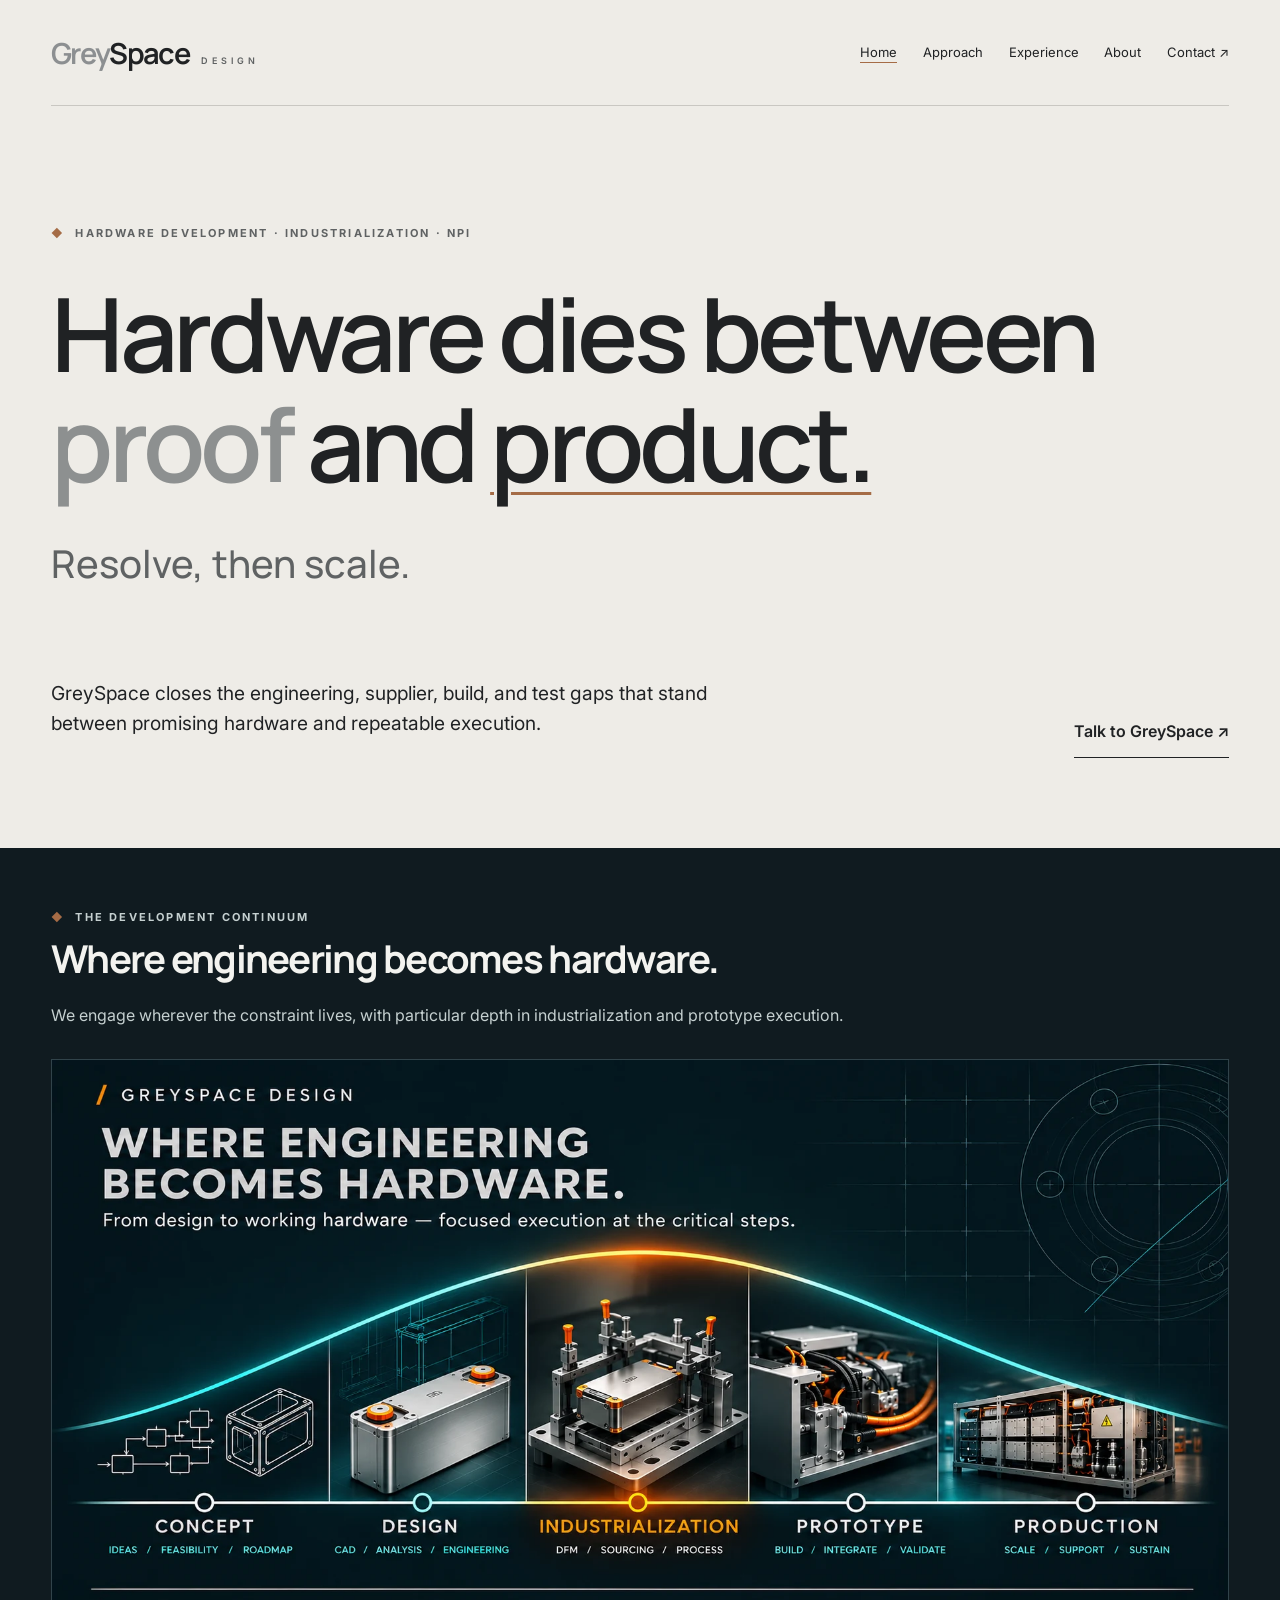
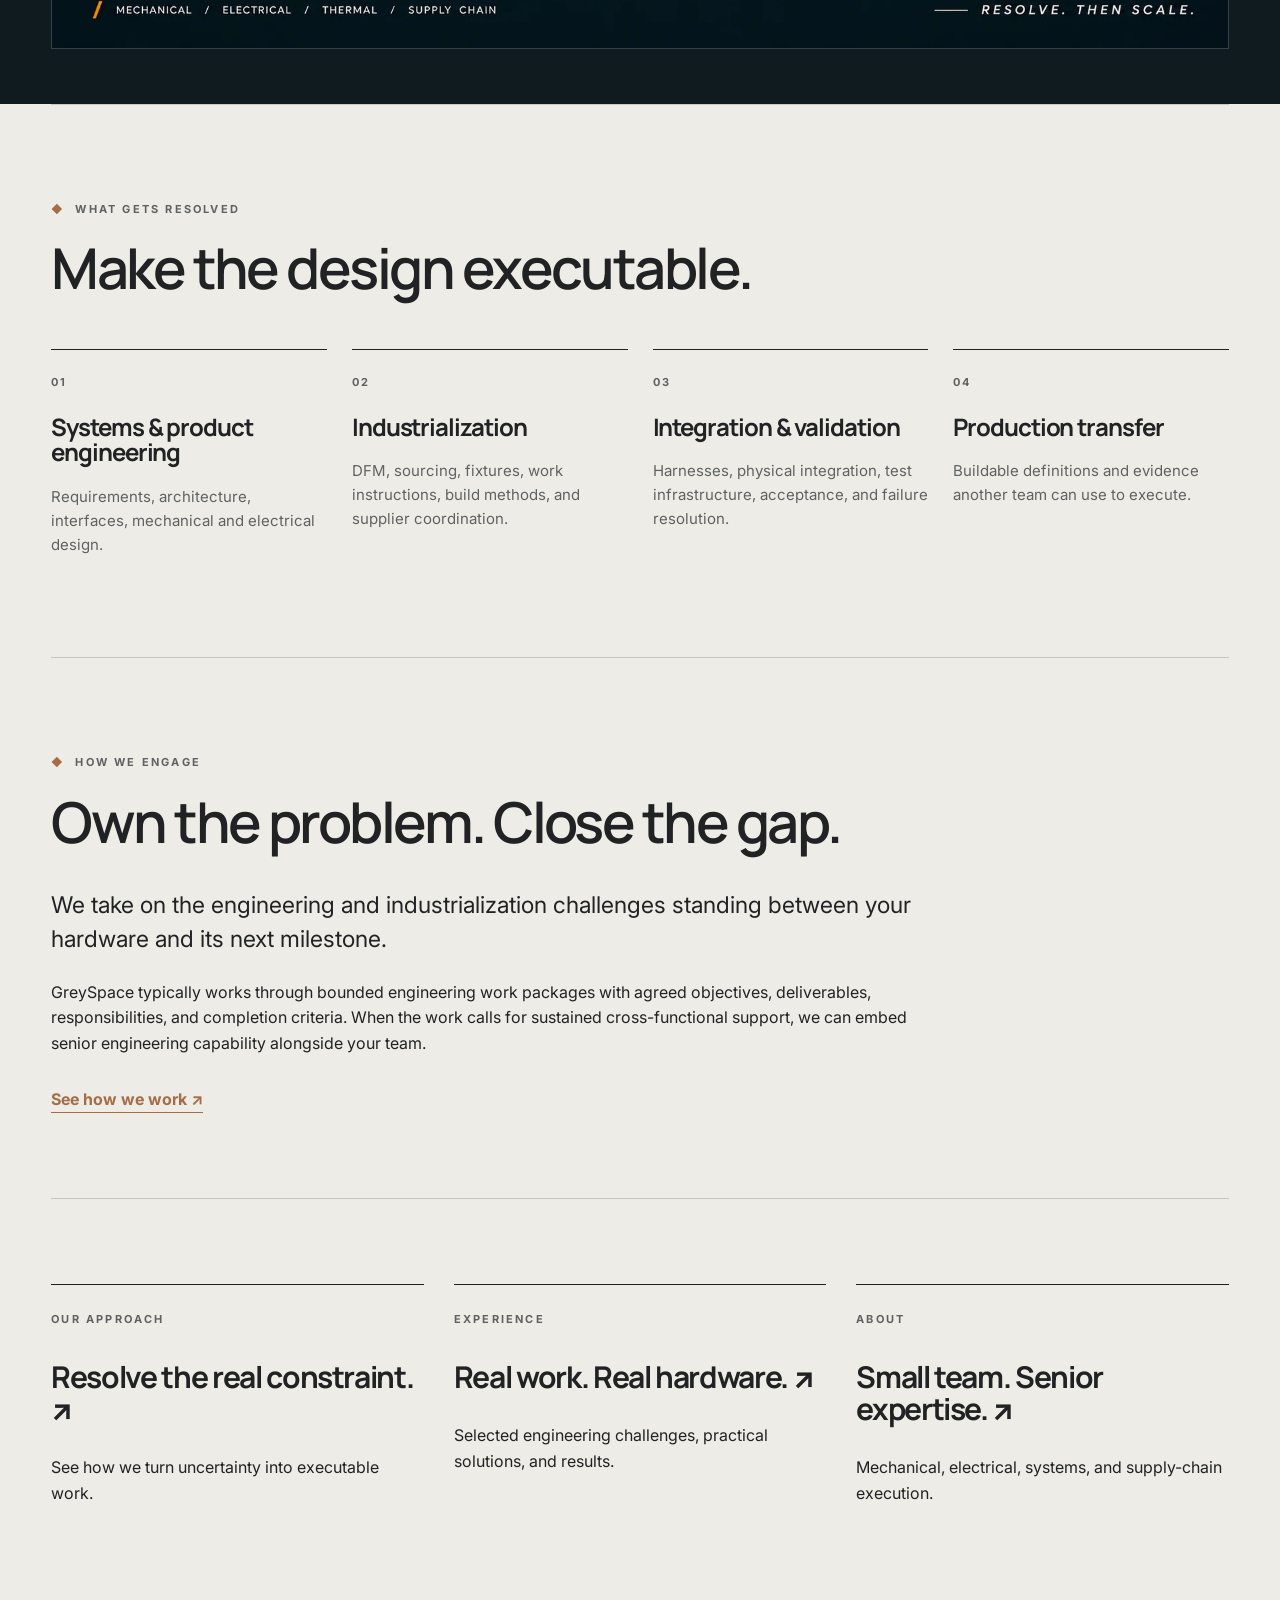
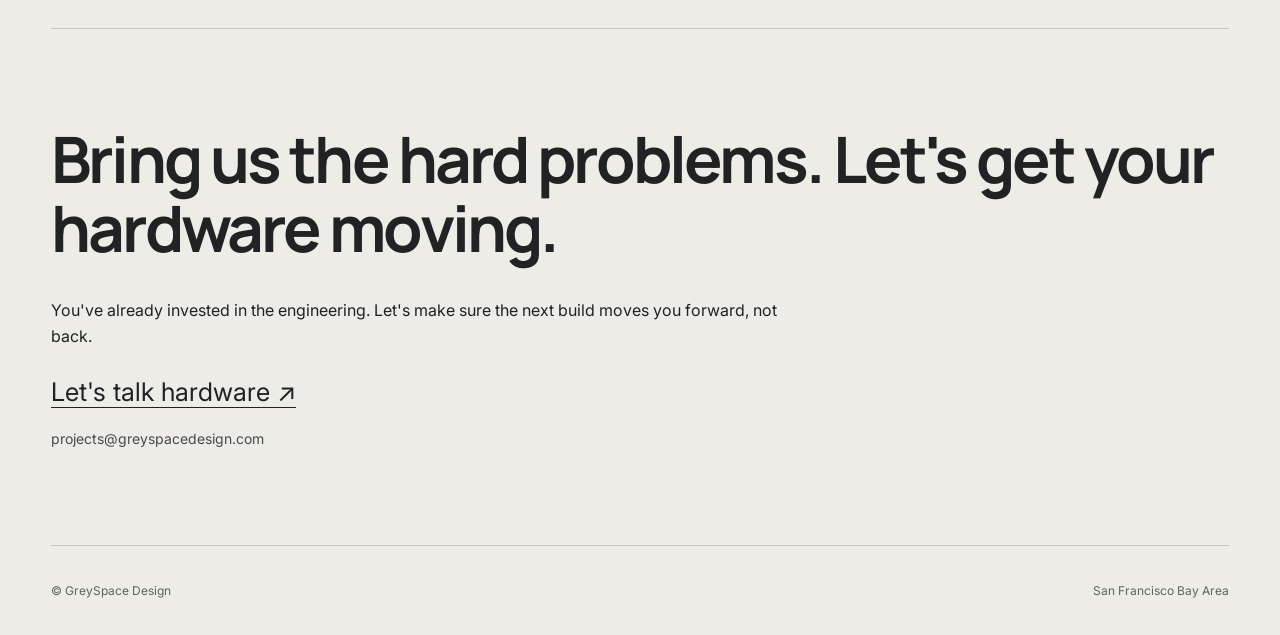
<file: index.html>
<!DOCTYPE html>
<html lang="en"><head><meta charset="utf-8"/><meta content="width=device-width,initial-scale=1" name="viewport"/><title>Hardware, resolved for production — GreySpace Design</title><meta content="GreySpace Design helps engineering teams turn promising hardware into buildable, testable products." name="description"/><link href="styles.css" rel="stylesheet"/></head><body><main><header><a class="brand" href="index.html"><span>Grey</span>Space<small>DESIGN</small></a><nav aria-label="Main navigation"><a aria-current="page" href="index.html">Home</a><a href="approach.html">Approach</a><a href="experience.html">Experience</a><a href="about.html">About</a><a href="mailto:projects@greyspacedesign.com">Contact ↗</a></nav></header><section class="hero"><p class="eyebrow">HARDWARE DEVELOPMENT · INDUSTRIALIZATION · NPI</p><h1>Hardware dies between <span class="muted">proof</span> and <span class="resolved">product.</span></h1><p class="resolve">Resolve, then scale.</p><div class="hero-bottom"><p class="lede">GreySpace closes the engineering, supplier, build, and test gaps that stand between promising hardware and repeatable execution.</p><a class="cta" href="mailto:projects@greyspacedesign.com">Talk to GreySpace ↗</a></div></section><section class="lifecycle"><p class="eyebrow">THE DEVELOPMENT CONTINUUM</p><h2>Where engineering becomes hardware.</h2><p>We engage wherever the constraint lives, with particular depth in industrialization and prototype execution.</p><figure style="margin:30px 0 0"><img alt="Illustrated five-stage hardware lifecycle: concept, design, industrialization, prototype and production, with emphasis on industrialization and prototype integration" src="assets/lifecycle.webp"/></figure></section><section class="section"><p class="eyebrow">WHAT GETS RESOLVED</p><h2>Make the design executable.</h2><div class="grid"><article><span class="number">01</span><h3>Systems &amp; product engineering</h3><p>Requirements, architecture, interfaces, mechanical and electrical design.</p></article><article><span class="number">02</span><h3>Industrialization</h3><p>DFM, sourcing, fixtures, work instructions, build methods, and supplier coordination.</p></article><article><span class="number">03</span><h3>Integration &amp; validation</h3><p>Harnesses, physical integration, test infrastructure, acceptance, and failure resolution.</p></article><article><span class="number">04</span><h3>Production transfer</h3><p>Buildable definitions and evidence another team can use to execute.</p></article></div></section><section class="section engagement"><p class="eyebrow">HOW WE ENGAGE</p><h2>Own the problem. Close the gap.</h2><p class="section-intro">We take on the engineering and industrialization challenges standing between your hardware and its next milestone.</p><p>GreySpace typically works through bounded engineering work packages with agreed objectives, deliverables, responsibilities, and completion criteria. When the work calls for sustained cross-functional support, we can embed senior engineering capability alongside your team.</p><a class="text-link" href="approach.html#working-together">See how we work ↗</a></section><section class="section teasers"><a href="approach.html"><span class="number">OUR APPROACH</span><h3>Resolve the real constraint. ↗</h3><p>See how we turn uncertainty into executable work.</p></a><a href="experience.html"><span class="number">EXPERIENCE</span><h3>Real work. Real hardware. ↗</h3><p>Selected engineering challenges, practical solutions, and results.</p></a><a href="about.html"><span class="number">ABOUT</span><h3>Small team. Senior expertise. ↗</h3><p>Mechanical, electrical, systems, and supply-chain execution.</p></a></section><section class="closing"><h2>Bring us the hard problems. Let's get your hardware moving.</h2><p>You've already invested in the engineering. Let's make sure the next build moves you forward, not back.</p><a href="mailto:projects@greyspacedesign.com?subject=Engineering%20project%20inquiry&amp;body=What%20we%27re%20building%3A%0A%0AWhat%27s%20blocking%20progress%3A%0A%0ANext%20milestone%3A%0A">Let's talk hardware ↗</a><p class="contact-email">projects@greyspacedesign.com</p></section><footer><span>© GreySpace Design</span><span>San Francisco Bay Area</span></footer></main></body></html>
</file>
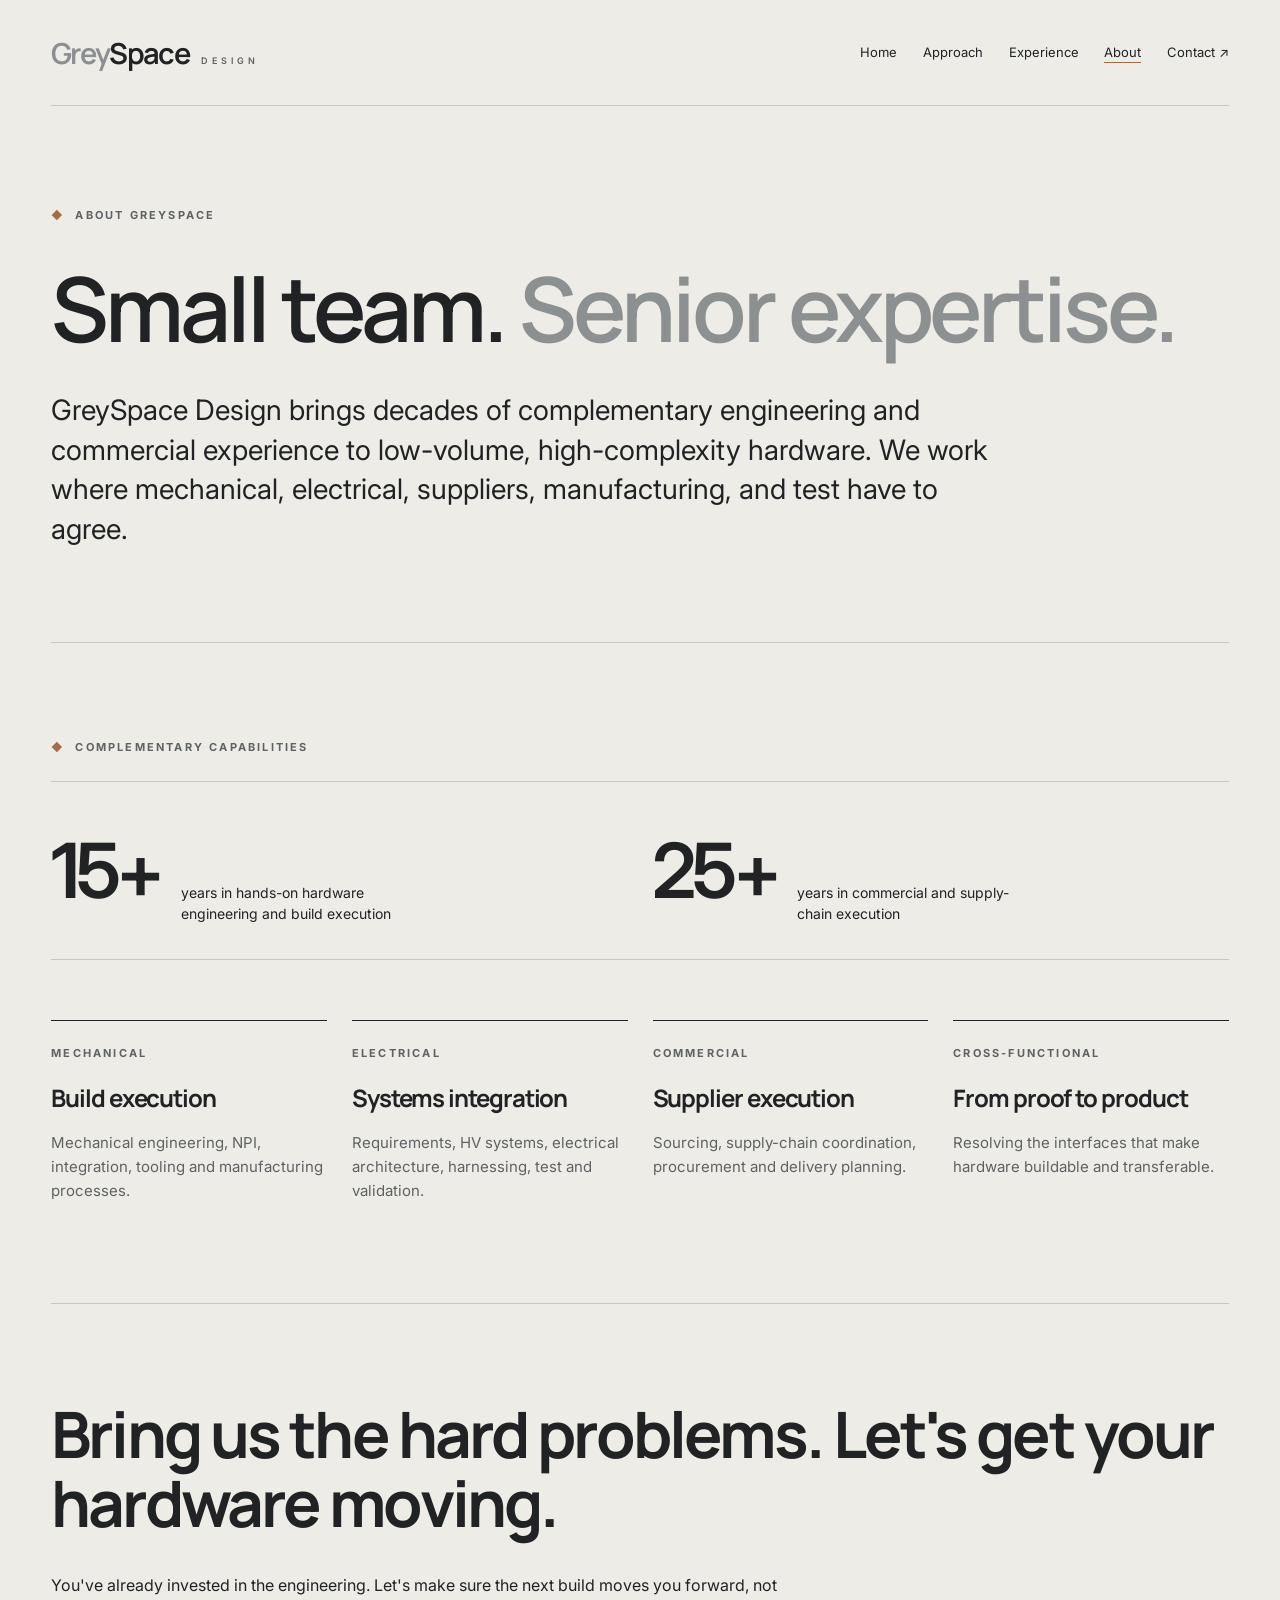
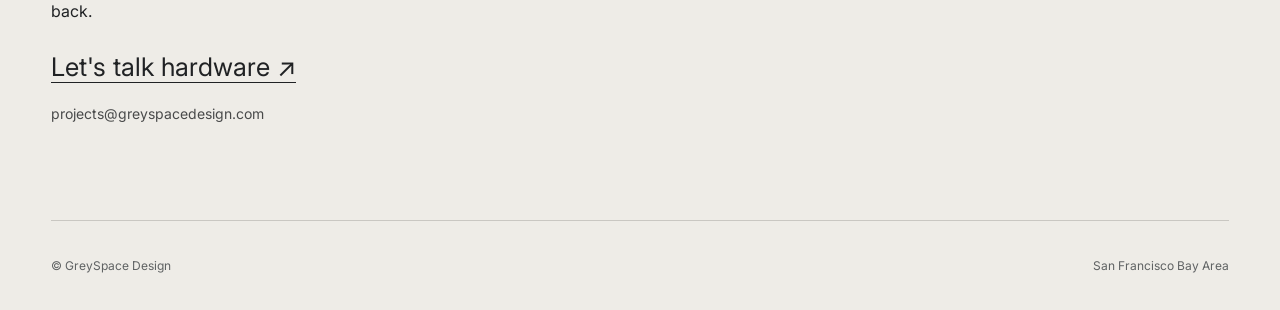
<file: about.html>
<!DOCTYPE html>
<html lang="en"><head><meta charset="utf-8"/><meta content="width=device-width,initial-scale=1" name="viewport"/><title>About — GreySpace Design</title><meta content="GreySpace Design helps engineering teams turn promising hardware into buildable, testable products." name="description"/><link href="styles.css" rel="stylesheet"/></head><body><main><header><a class="brand" href="index.html"><span>Grey</span>Space<small>DESIGN</small></a><nav aria-label="Main navigation"><a href="index.html">Home</a><a href="approach.html">Approach</a><a href="experience.html">Experience</a><a aria-current="page" href="about.html">About</a><a href="mailto:projects@greyspacedesign.com">Contact ↗</a></nav></header><section class="inner-hero"><p class="eyebrow">ABOUT GREYSPACE</p><h1>Small team. <span class="muted">Senior expertise.</span></h1><p class="intro">GreySpace Design brings decades of complementary engineering and commercial experience to low-volume, high-complexity hardware. We work where mechanical, electrical, suppliers, manufacturing, and test have to agree.</p></section><section class="section"><p class="eyebrow">COMPLEMENTARY CAPABILITIES</p><div class="experience-metrics"><div><strong>15+</strong><span>years in hands-on hardware engineering and build execution</span></div><div><strong>25+</strong><span>years in commercial and supply-chain execution</span></div></div><div class="grid"><article><span class="number">MECHANICAL</span><h3>Build execution</h3><p>Mechanical engineering, NPI, integration, tooling and manufacturing processes.</p></article><article><span class="number">ELECTRICAL</span><h3>Systems integration</h3><p>Requirements, HV systems, electrical architecture, harnessing, test and validation.</p></article><article><span class="number">COMMERCIAL</span><h3>Supplier execution</h3><p>Sourcing, supply-chain coordination, procurement and delivery planning.</p></article><article><span class="number">CROSS-FUNCTIONAL</span><h3>From proof to product</h3><p>Resolving the interfaces that make hardware buildable and transferable.</p></article></div></section><section class="closing"><h2>Bring us the hard problems. Let's get your hardware moving.</h2><p>You've already invested in the engineering. Let's make sure the next build moves you forward, not back.</p><a href="mailto:projects@greyspacedesign.com?subject=Engineering%20project%20inquiry&amp;body=What%20we%27re%20building%3A%0A%0AWhat%27s%20blocking%20progress%3A%0A%0ANext%20milestone%3A%0A">Let's talk hardware ↗</a><p class="contact-email">projects@greyspacedesign.com</p></section><footer><span>© GreySpace Design</span><span>San Francisco Bay Area</span></footer></main></body></html>
</file>
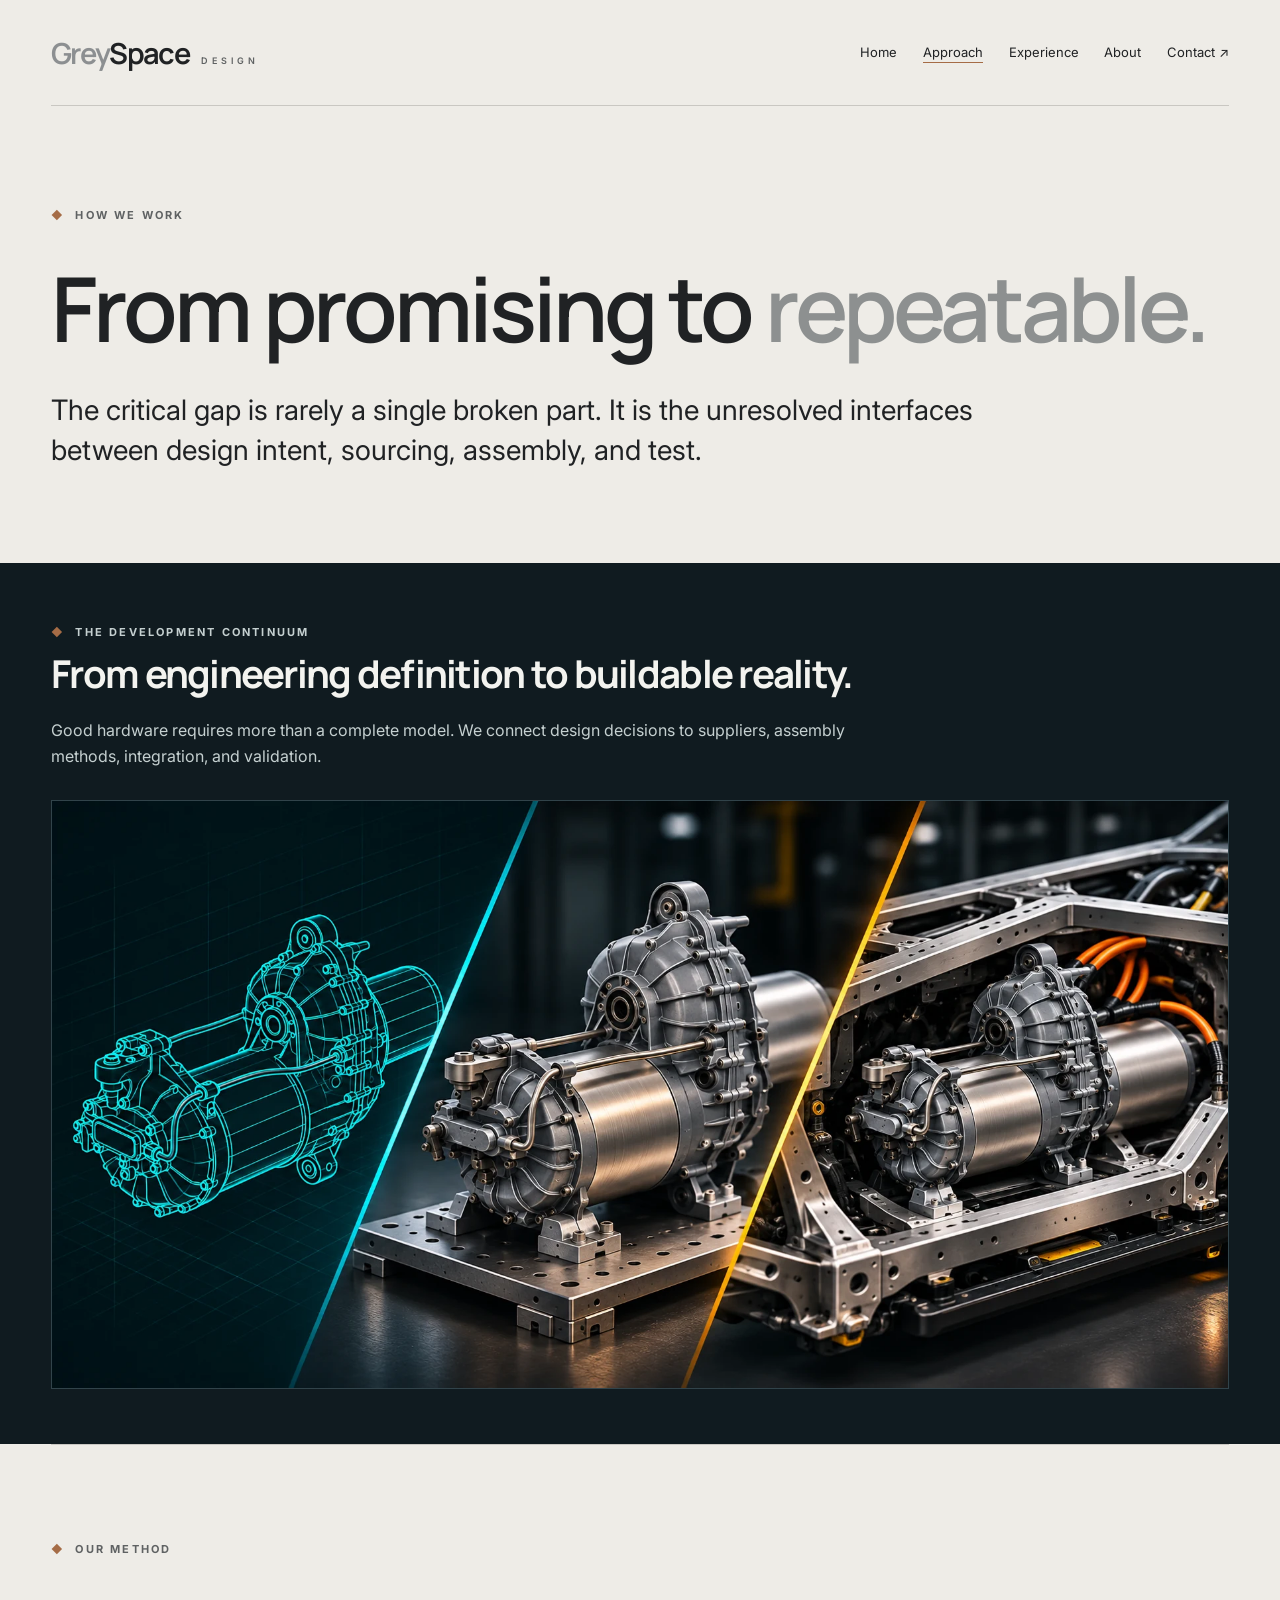
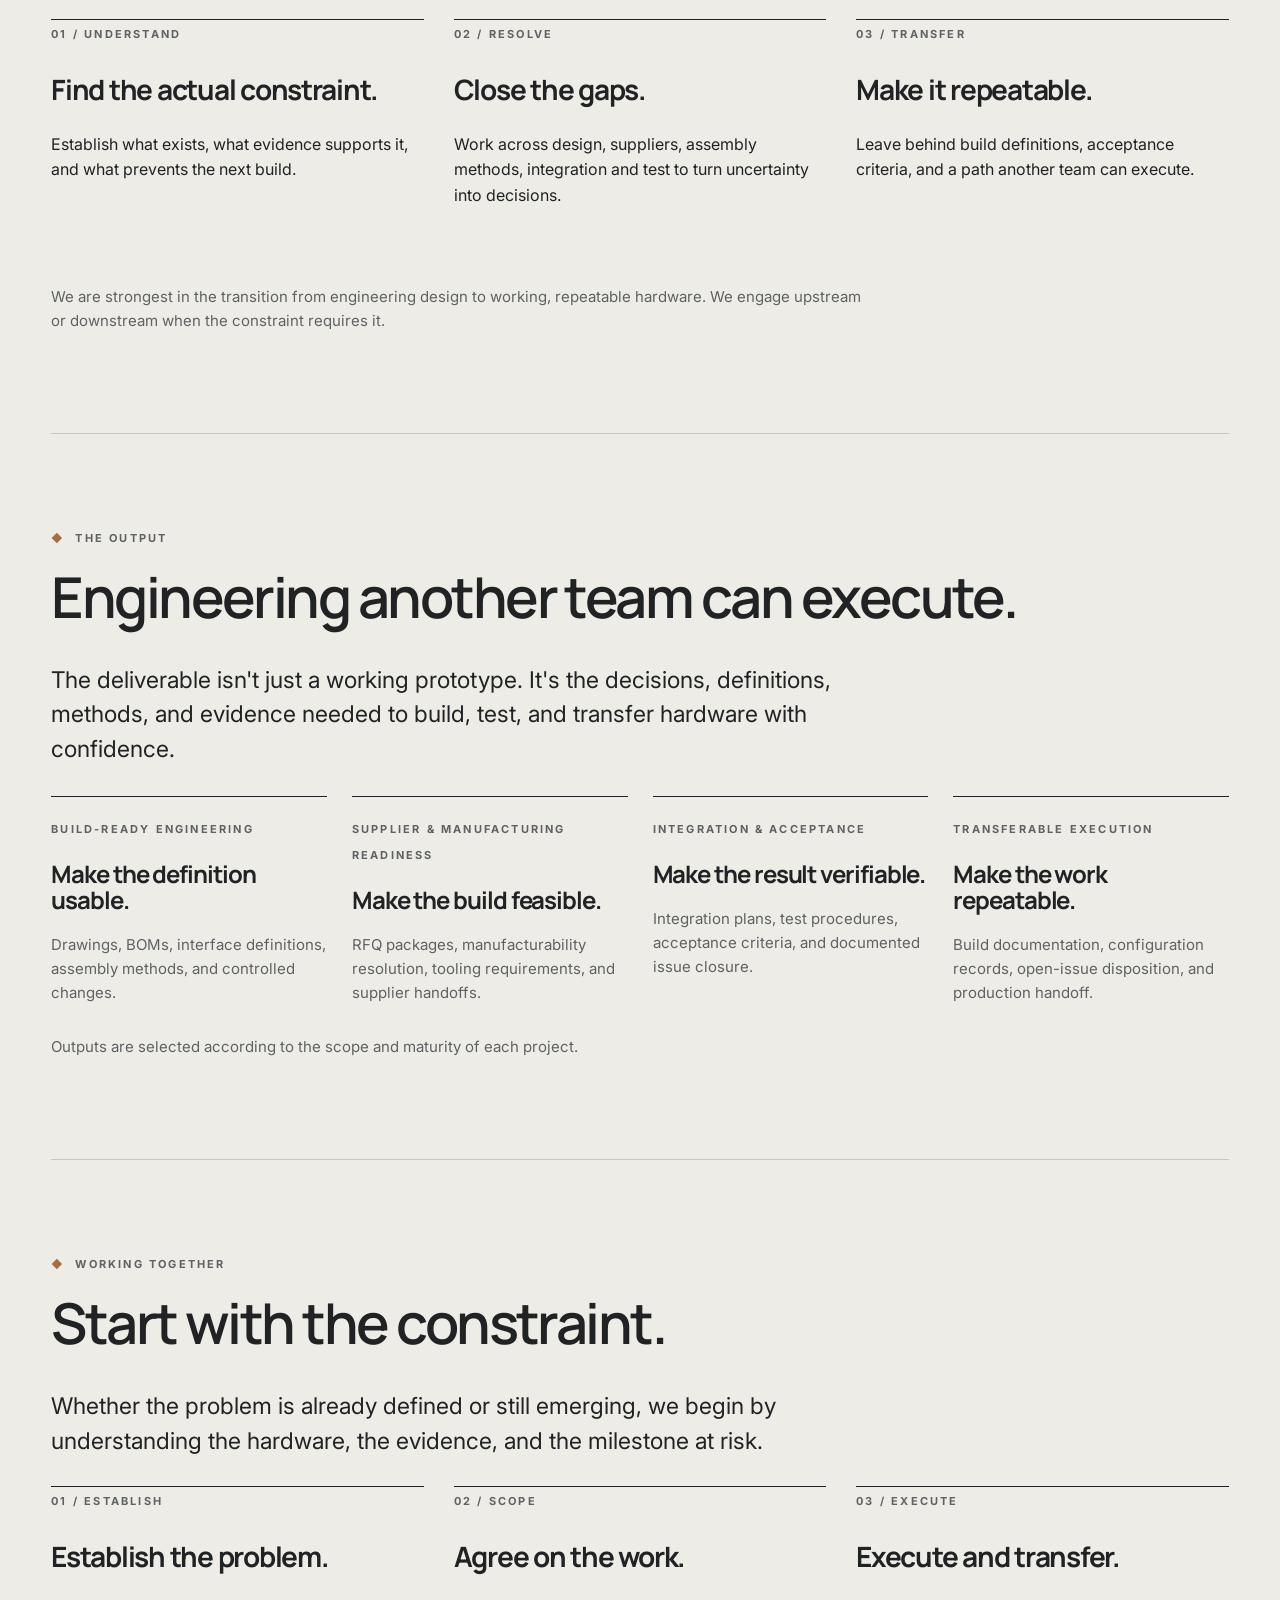
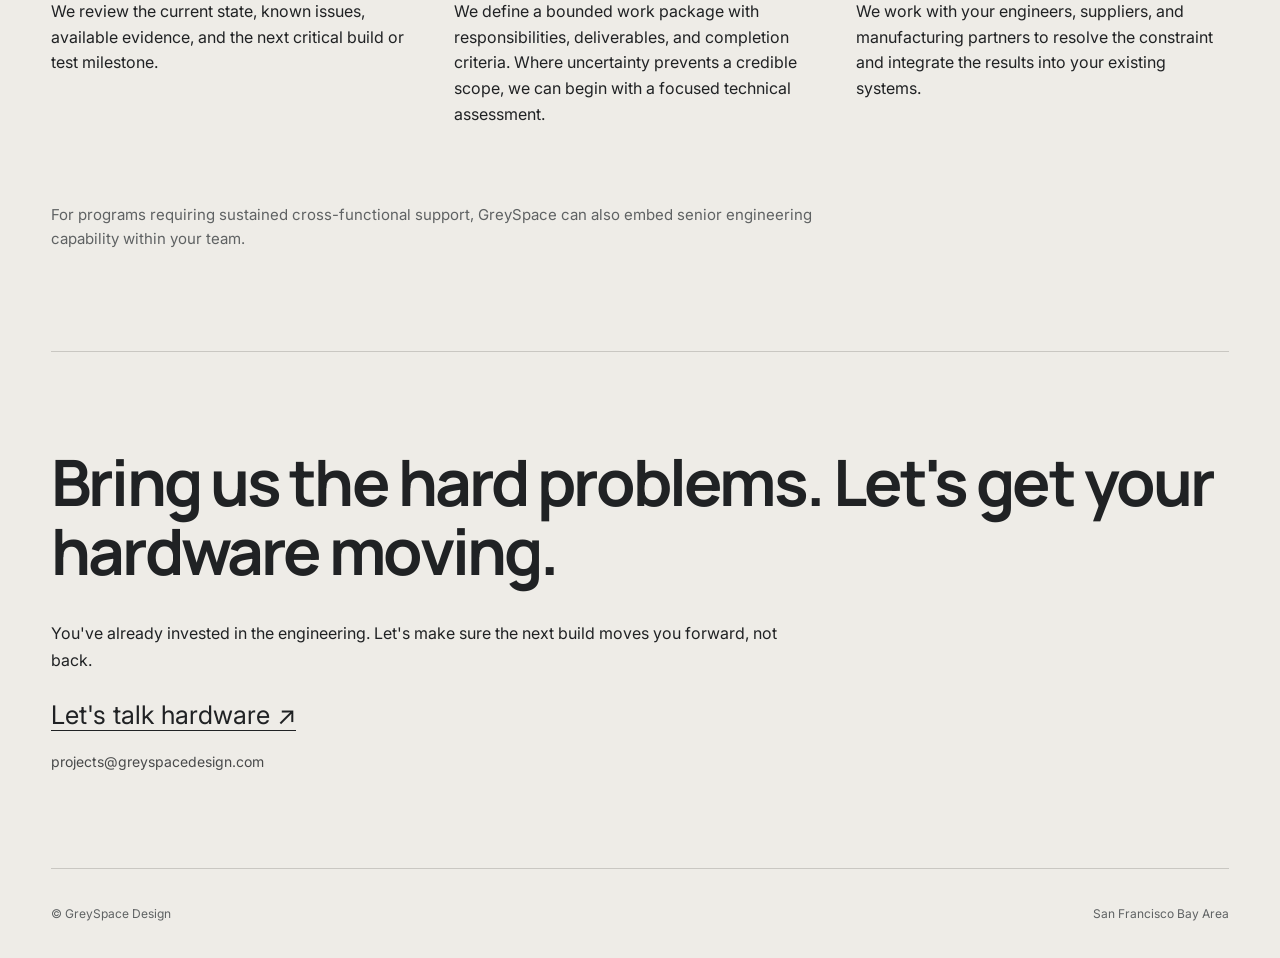
<file: approach.html>
<!DOCTYPE html>
<html lang="en"><head><meta charset="utf-8"/><meta content="width=device-width,initial-scale=1" name="viewport"/><title>Approach — GreySpace Design</title><meta content="GreySpace Design helps engineering teams turn promising hardware into buildable, testable products." name="description"/><link href="styles.css" rel="stylesheet"/></head><body><main><header><a class="brand" href="index.html"><span>Grey</span>Space<small>DESIGN</small></a><nav aria-label="Main navigation"><a href="index.html">Home</a><a aria-current="page" href="approach.html">Approach</a><a href="experience.html">Experience</a><a href="about.html">About</a><a href="mailto:projects@greyspacedesign.com">Contact ↗</a></nav></header><section class="inner-hero"><p class="eyebrow">HOW WE WORK</p><h1>From promising to <span class="muted">repeatable.</span></h1><p class="intro">The critical gap is rarely a single broken part. It is the unresolved interfaces between design intent, sourcing, assembly, and test.</p></section><section class="lifecycle"><p class="eyebrow">THE DEVELOPMENT CONTINUUM</p><h2>From engineering definition to buildable reality.</h2><p>Good hardware requires more than a complete model. We connect design decisions to suppliers, assembly methods, integration, and validation.</p><figure style="margin:30px 0 0"><img alt="Illustrated progression of a dual-motor electric drive assembly from CAD wireframe to fixture build and installation in a vehicle chassis" src="assets/transition.webp"/></figure></section><section class="section"><p class="eyebrow">OUR METHOD</p><div class="process"><article><span class="number">01 / UNDERSTAND</span><h3>Find the actual constraint.</h3><p>Establish what exists, what evidence supports it, and what prevents the next build.</p></article><article><span class="number">02 / RESOLVE</span><h3>Close the gaps.</h3><p>Work across design, suppliers, assembly methods, integration and test to turn uncertainty into decisions.</p></article><article><span class="number">03 / TRANSFER</span><h3>Make it repeatable.</h3><p>Leave behind build definitions, acceptance criteria, and a path another team can execute.</p></article></div><p class="aside">We are strongest in the transition from engineering design to working, repeatable hardware. We engage upstream or downstream when the constraint requires it.</p></section><section class="section outputs" id="deliverables"><p class="eyebrow">THE OUTPUT</p><h2>Engineering another team can execute.</h2><p class="section-intro">The deliverable isn't just a working prototype. It's the decisions, definitions, methods, and evidence needed to build, test, and transfer hardware with confidence.</p><div class="grid"><article><span class="number">BUILD-READY ENGINEERING</span><h3>Make the definition usable.</h3><p>Drawings, BOMs, interface definitions, assembly methods, and controlled changes.</p></article><article><span class="number">SUPPLIER &amp; MANUFACTURING READINESS</span><h3>Make the build feasible.</h3><p>RFQ packages, manufacturability resolution, tooling requirements, and supplier handoffs.</p></article><article><span class="number">INTEGRATION &amp; ACCEPTANCE</span><h3>Make the result verifiable.</h3><p>Integration plans, test procedures, acceptance criteria, and documented issue closure.</p></article><article><span class="number">TRANSFERABLE EXECUTION</span><h3>Make the work repeatable.</h3><p>Build documentation, configuration records, open-issue disposition, and production handoff.</p></article></div><p class="aside">Outputs are selected according to the scope and maturity of each project.</p></section><section class="section engagement-start" id="working-together"><p class="eyebrow">WORKING TOGETHER</p><h2>Start with the constraint.</h2><p class="section-intro">Whether the problem is already defined or still emerging, we begin by understanding the hardware, the evidence, and the milestone at risk.</p><div class="process"><article><span class="number">01 / ESTABLISH</span><h3>Establish the problem.</h3><p>We review the current state, known issues, available evidence, and the next critical build or test milestone.</p></article><article><span class="number">02 / SCOPE</span><h3>Agree on the work.</h3><p>We define a bounded work package with responsibilities, deliverables, and completion criteria. Where uncertainty prevents a credible scope, we can begin with a focused technical assessment.</p></article><article><span class="number">03 / EXECUTE</span><h3>Execute and transfer.</h3><p>We work with your engineers, suppliers, and manufacturing partners to resolve the constraint and integrate the results into your existing systems.</p></article></div><p class="aside">For programs requiring sustained cross-functional support, GreySpace can also embed senior engineering capability within your team.</p></section><section class="closing"><h2>Bring us the hard problems. Let's get your hardware moving.</h2><p>You've already invested in the engineering. Let's make sure the next build moves you forward, not back.</p><a href="mailto:projects@greyspacedesign.com?subject=Engineering%20project%20inquiry&amp;body=What%20we%27re%20building%3A%0A%0AWhat%27s%20blocking%20progress%3A%0A%0ANext%20milestone%3A%0A">Let's talk hardware ↗</a><p class="contact-email">projects@greyspacedesign.com</p></section><footer><span>© GreySpace Design</span><span>San Francisco Bay Area</span></footer></main></body></html>
</file>
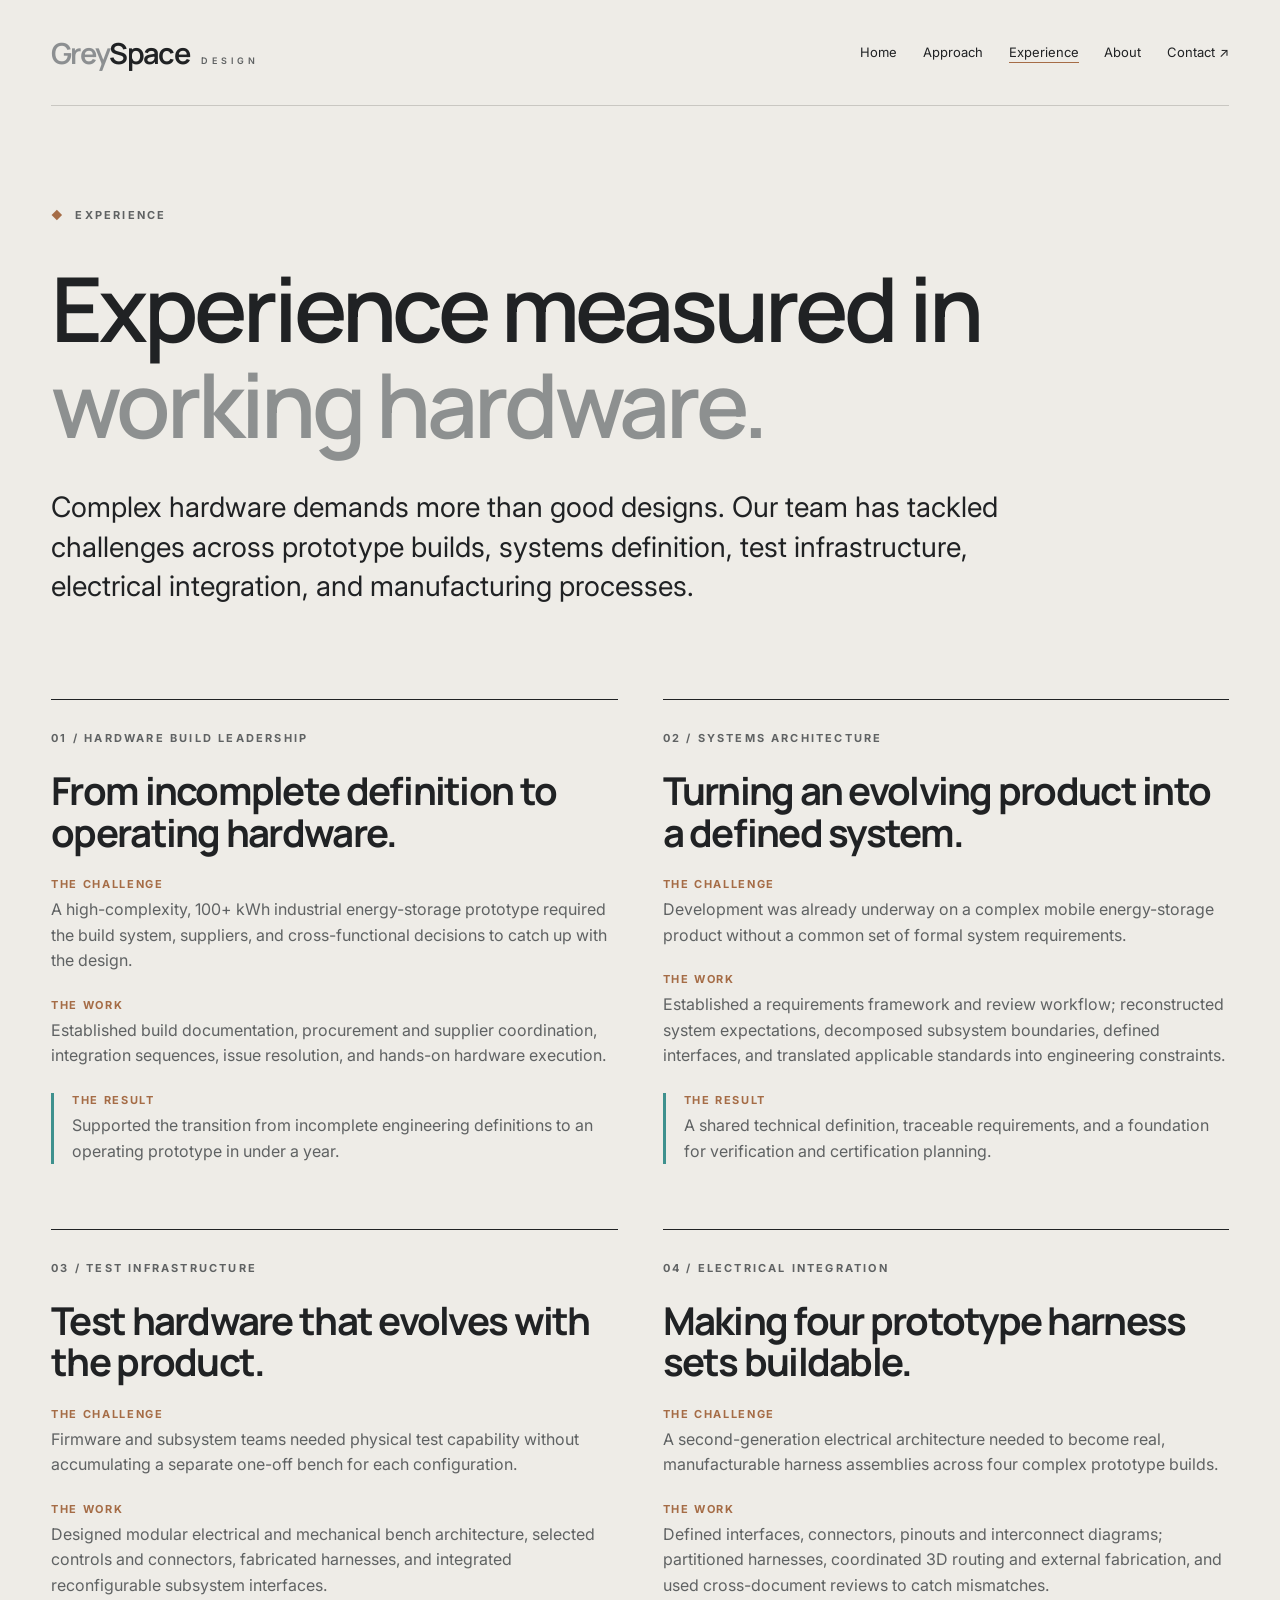
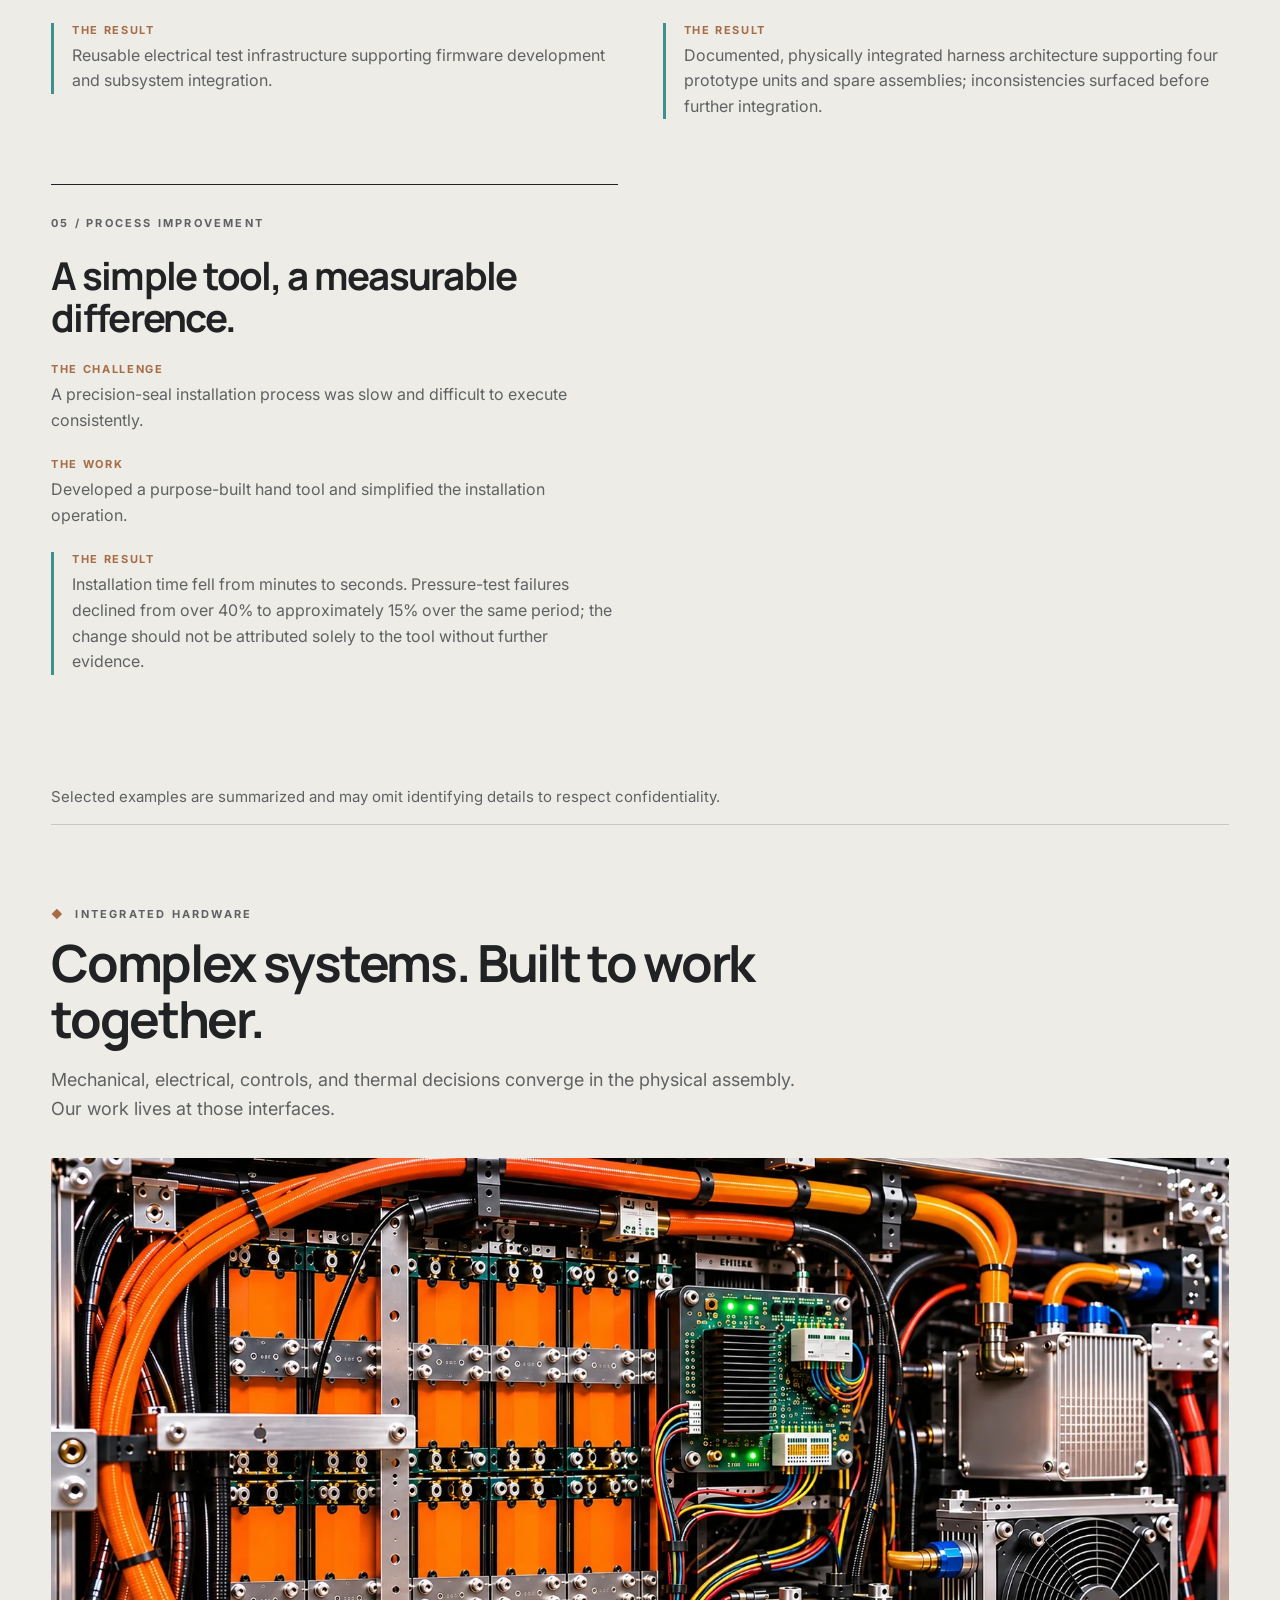
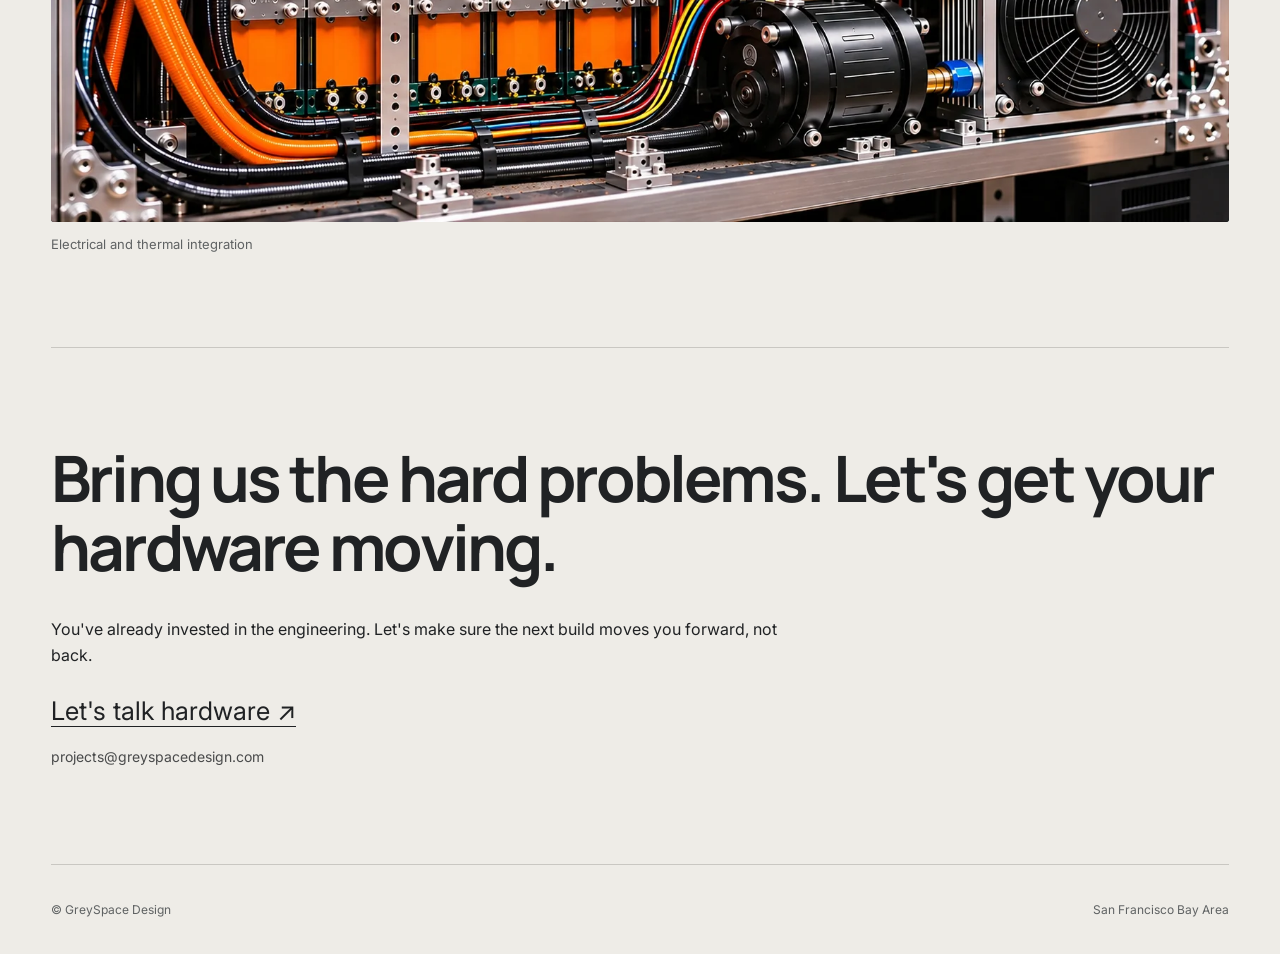
<file: experience.html>
<!DOCTYPE html>

<html lang="en"><head><meta charset="utf-8"/><meta content="width=device-width,initial-scale=1" name="viewport"/><title>Experience — GreySpace Design</title><meta content="GreySpace Design helps engineering teams turn promising hardware into buildable, testable products." name="description"/><link href="styles.css" rel="stylesheet"/></head><body><main><header><a class="brand" href="index.html"><span>Grey</span>Space<small>DESIGN</small></a><nav aria-label="Main navigation"><a href="index.html">Home</a><a href="approach.html">Approach</a><a aria-current="page" href="experience.html">Experience</a><a href="about.html">About</a><a href="mailto:projects@greyspacedesign.com">Contact ↗</a></nav></header><section class="inner-hero"><p class="eyebrow">EXPERIENCE</p><h1>Experience measured in <span class="muted">working hardware.</span></h1><p class="intro">Complex hardware demands more than good designs. Our team has tackled challenges across prototype builds, systems definition, test infrastructure, electrical integration, and manufacturing processes.</p></section><section class="stories"><article><span class="number">01 / HARDWARE BUILD LEADERSHIP</span><h2>From incomplete definition to operating hardware.</h2><h3>THE CHALLENGE</h3><p>A high-complexity, 100+ kWh industrial energy-storage prototype required the build system, suppliers, and cross-functional decisions to catch up with the design.</p><h3>THE WORK</h3><p>Established build documentation, procurement and supplier coordination, integration sequences, issue resolution, and hands-on hardware execution.</p><div class="result"><h3>THE RESULT</h3><p>Supported the transition from incomplete engineering definitions to an operating prototype in under a year.</p></div></article><article><span class="number">02 / SYSTEMS ARCHITECTURE</span><h2>Turning an evolving product into a defined system.</h2><h3>THE CHALLENGE</h3><p>Development was already underway on a complex mobile energy-storage product without a common set of formal system requirements.</p><h3>THE WORK</h3><p>Established a requirements framework and review workflow; reconstructed system expectations, decomposed subsystem boundaries, defined interfaces, and translated applicable standards into engineering constraints.</p><div class="result"><h3>THE RESULT</h3><p>A shared technical definition, traceable requirements, and a foundation for verification and certification planning.</p></div></article><article><span class="number">03 / TEST INFRASTRUCTURE</span><h2>Test hardware that evolves with the product.</h2><h3>THE CHALLENGE</h3><p>Firmware and subsystem teams needed physical test capability without accumulating a separate one-off bench for each configuration.</p><h3>THE WORK</h3><p>Designed modular electrical and mechanical bench architecture, selected controls and connectors, fabricated harnesses, and integrated reconfigurable subsystem interfaces.</p><div class="result"><h3>THE RESULT</h3><p>Reusable electrical test infrastructure supporting firmware development and subsystem integration.</p></div></article><article><span class="number">04 / ELECTRICAL INTEGRATION</span><h2>Making four prototype harness sets buildable.</h2><h3>THE CHALLENGE</h3><p>A second-generation electrical architecture needed to become real, manufacturable harness assemblies across four complex prototype builds.</p><h3>THE WORK</h3><p>Defined interfaces, connectors, pinouts and interconnect diagrams; partitioned harnesses, coordinated 3D routing and external fabrication, and used cross-document reviews to catch mismatches.</p><div class="result"><h3>THE RESULT</h3><p>Documented, physically integrated harness architecture supporting four prototype units and spare assemblies; inconsistencies surfaced before further integration.</p></div></article><article><span class="number">05 / PROCESS IMPROVEMENT</span><h2>A simple tool, a measurable difference.</h2><h3>THE CHALLENGE</h3><p>A precision-seal installation process was slow and difficult to execute consistently.</p><h3>THE WORK</h3><p>Developed a purpose-built hand tool and simplified the installation operation.</p><div class="result"><h3>THE RESULT</h3><p>Installation time fell from minutes to seconds. Pressure-test failures declined from over 40% to approximately 15% over the same period; the change should not be attributed solely to the tool without further evidence.</p></div></article></section><p class="aside">Selected examples are summarized and may omit identifying details to respect confidentiality.</p><section aria-label="Illustrations of integrated engineering systems" class="experience-gallery"><div class="gallery-intro"><p class="eyebrow">INTEGRATED HARDWARE</p><h2>Complex systems. Built to work together.</h2><p>Mechanical, electrical, controls, and thermal decisions converge in the physical assembly. Our work lives at those interfaces.</p></div><div class="gallery-grid"><figure><img alt="Conceptual illustration of integrated power electronics, cabling, control board and thermal components" decoding="async" loading="lazy" src="assets/electrical-integration.webp"/><figcaption>Electrical and thermal integration</figcaption></figure></div></section><section class="closing"><h2>Bring us the hard problems. Let's get your hardware moving.</h2><p>You've already invested in the engineering. Let's make sure the next build moves you forward, not back.</p><a href="mailto:projects@greyspacedesign.com?subject=Engineering%20project%20inquiry&amp;body=What%20we%27re%20building%3A%0A%0AWhat%27s%20blocking%20progress%3A%0A%0ANext%20milestone%3A%0A">Let's talk hardware ↗</a><p class="contact-email">projects@greyspacedesign.com</p></section><footer><span>© GreySpace Design</span><span>San Francisco Bay Area</span></footer></main></body></html>
</file>
<file: styles.css>
@import url('https://fonts.googleapis.com/css2?family=Inter:wght@400;500;600;700&family=Manrope:wght@500;600;700&display=swap');
:root{--paper:#eeece7;--ink:#202224;--soft:#5f6263;--line:#c9c7c2;--copper:#a56c46;--teal:#3e918e}*{box-sizing:border-box}body{margin:0;background:var(--paper);color:var(--ink);font:16px/1.6 Inter,Arial,sans-serif}main{max-width:1560px;margin:auto;padding:0 clamp(22px,4vw,64px)}a{color:inherit}header{min-height:106px;display:flex;justify-content:space-between;align-items:center;gap:25px;border-bottom:1px solid var(--line)}.brand{font:650 29px Manrope,sans-serif;letter-spacing:-1.7px;text-decoration:none}.brand span{color:#8c8f91}.brand small{font:600 9px Inter,sans-serif;letter-spacing:4px;margin-left:12px;color:var(--soft)}nav{display:flex;gap:clamp(12px,2vw,30px);flex-wrap:wrap}nav a{font-size:13px;text-decoration:none}nav a:hover,nav a[aria-current]{border-bottom:1px solid var(--copper)}.hero{padding:clamp(90px,12vh,170px) 0 90px}.eyebrow,.number{font-size:11px;font-weight:700;letter-spacing:.2em;color:var(--soft);text-transform:uppercase}.eyebrow:before{content:'◆';color:var(--copper);margin-right:10px}h1,h2,h3{font-family:Manrope,Inter,sans-serif;line-height:1.08;letter-spacing:-.045em}h1{font-size:clamp(52px,8vw,116px);font-weight:600;max-width:1160px;margin:35px 0}.muted{color:#8d9090}.resolved{text-decoration:underline;text-decoration-color:var(--copper);text-decoration-thickness:3px;text-underline-offset:10px}.resolve{font:500 clamp(24px,3vw,40px) Manrope;color:var(--soft)}.hero-bottom{display:flex;justify-content:space-between;align-items:end;gap:50px;margin-top:70px}.lede{max-width:680px;font-size:clamp(18px,1.5vw,23px);line-height:1.55}.cta{white-space:nowrap;font-weight:600;text-decoration:none;border-bottom:1px solid var(--ink);padding:12px 0}.section{padding:85px 0;border-top:1px solid var(--line)}.section h2{font-size:clamp(34px,4.4vw,66px);font-weight:600;max-width:980px;margin:20px 0 35px}.intro{font-size:clamp(19px,2.2vw,30px);max-width:950px;line-height:1.4}.lifecycle{background:#101b20;color:#f3f3ef;margin:0 calc(-1 * clamp(22px,4vw,64px));padding:50px clamp(22px,4vw,64px) 55px}.lifecycle h2{font-size:clamp(30px,3vw,48px);margin:10px 0 24px}.lifecycle img{display:block;width:100%;height:auto;border:1px solid #31434a}.lifecycle figcaption,.visual figcaption{font-size:12px;color:#b5c3c3;margin-top:12px}.lifecycle p{max-width:850px;color:#c5d0d0}.grid{display:grid;grid-template-columns:repeat(4,1fr);gap:25px;margin-top:50px}.grid article,.stories article{border-top:1px solid var(--ink);padding-top:18px}.grid h3{font-size:24px;margin:20px 0}.grid p,.stories p{color:var(--soft);font-size:15px}.teasers{display:grid;grid-template-columns:repeat(3,1fr);gap:30px}.teasers a{text-decoration:none;border-top:1px solid var(--ink);padding:20px 0}.teasers h3{font-size:30px}.closing{border-top:1px solid var(--line);padding:95px 0}.closing h2{font-size:clamp(38px,5vw,72px);margin:0 0 35px}.closing a{font-size:clamp(20px,2vw,30px);text-decoration:none;border-bottom:1px solid var(--ink)}footer{border-top:1px solid var(--line);display:flex;justify-content:space-between;padding:35px 0;font-size:12px;color:var(--soft)}.inner-hero{padding:90px 0 65px}.inner-hero h1{font-size:clamp(50px,7vw,95px)}.stories{display:grid;grid-template-columns:repeat(2,minmax(0,1fr));gap:65px 45px;padding-bottom:95px}.stories article{padding-top:24px}.stories h2{font-size:clamp(26px,3vw,42px);margin:20px 0}.stories h3{font:700 11px Inter;letter-spacing:.15em;color:var(--copper);margin:24px 0 6px}.stories p{font-size:16px;max-width:650px;margin:0}.stories .result{border-left:3px solid var(--teal);padding-left:18px;margin-top:22px}.visual{margin:40px 0 70px}.visual img{display:block;width:100%;height:auto}.visual figcaption{color:var(--soft)}.process{display:grid;grid-template-columns:repeat(3,1fr);gap:30px;margin:60px 0}.process article{border-top:1px solid var(--ink)}.process h3{font-size:28px}.aside{font-size:15px;color:var(--soft);max-width:820px}.feature-visual{display:grid;grid-template-columns:1fr 1fr;gap:22px}.feature-visual img{width:100%;height:auto}.accent{color:var(--copper)}@media(max-width:850px){header{align-items:flex-start;flex-direction:column;padding:22px 0}nav{gap:12px 20px}.hero-bottom{flex-direction:column;align-items:flex-start;margin-top:40px}.grid,.stories,.teasers,.process{grid-template-columns:1fr 1fr}.feature-visual{grid-template-columns:1fr}}@media(max-width:600px){.grid,.stories,.teasers,.process{grid-template-columns:1fr}.hero{padding:70px 0}.section{padding:60px 0}.brand small{display:none}.lifecycle{padding-top:30px}.lifecycle img{min-height:210px;object-fit:contain;background:#101b20}footer{flex-direction:column;gap:8px}}@media(prefers-reduced-motion:reduce){*{scroll-behavior:auto!important}}
/* Review 2: differentiated visuals and team experience */
.story-visual{margin:0 0 38px;overflow:hidden;border-radius:4px;background:#171f23}
.story-visual img{display:block;width:100%;max-height:480px;object-fit:cover}
.experience-metrics{display:grid;grid-template-columns:repeat(2,minmax(0,1fr));gap:24px;margin:24px 0 60px;padding:28px 0;border-top:1px solid var(--line);border-bottom:1px solid var(--line)}
.experience-metrics div{display:flex;align-items:baseline;gap:20px}
.experience-metrics strong{font-size:clamp(42px,6vw,76px);font-weight:600;letter-spacing:-.06em}
.experience-metrics span{font-size:14px;line-height:1.5;max-width:220px;color:var(--ink-soft)}
@media(max-width:680px){.experience-metrics{grid-template-columns:1fr}.experience-metrics div{gap:18px}.story-visual img{max-height:300px}}

/* Experience: evidence first, conceptual visuals near the close */
.experience-gallery{border-top:1px solid var(--line);padding:70px 0 80px}
.gallery-intro{max-width:850px;margin-bottom:34px}
.gallery-intro h2{font-size:clamp(32px,4vw,58px);margin:12px 0 20px}
.gallery-intro>p:last-child{font-size:18px;color:var(--soft);max-width:750px}
.gallery-grid{display:grid;grid-template-columns:minmax(0,1fr);gap:24px}
.gallery-grid figure{margin:0;min-width:0}
.gallery-grid img{display:block;width:100%;height:auto;aspect-ratio:auto;object-fit:contain;background:#101b20;border-radius:3px}
.gallery-grid figcaption{padding:12px 0;font-size:13px;color:var(--soft)}
@media(max-width:720px){.gallery-grid{grid-template-columns:1fr}.experience-gallery{padding:50px 0}}

/* v6: engagement, deliverables and contact */
.section-intro{max-width:850px;font-size:clamp(18px,2vw,23px);line-height:1.5}
.engagement>p:not(.eyebrow){max-width:900px}
.text-link{display:inline-block;margin-top:14px;color:var(--copper);font-weight:700;text-decoration:none;border-bottom:1px solid currentColor}
.outputs .grid{margin-top:30px}
.engagement-start .process{margin-top:28px}
.closing p{max-width:760px;margin:12px 0 22px;line-height:1.65;text-align:left}
.closing .contact-email{font-size:14px;opacity:.8;margin:14px 0 0;text-align:left}
</file>
